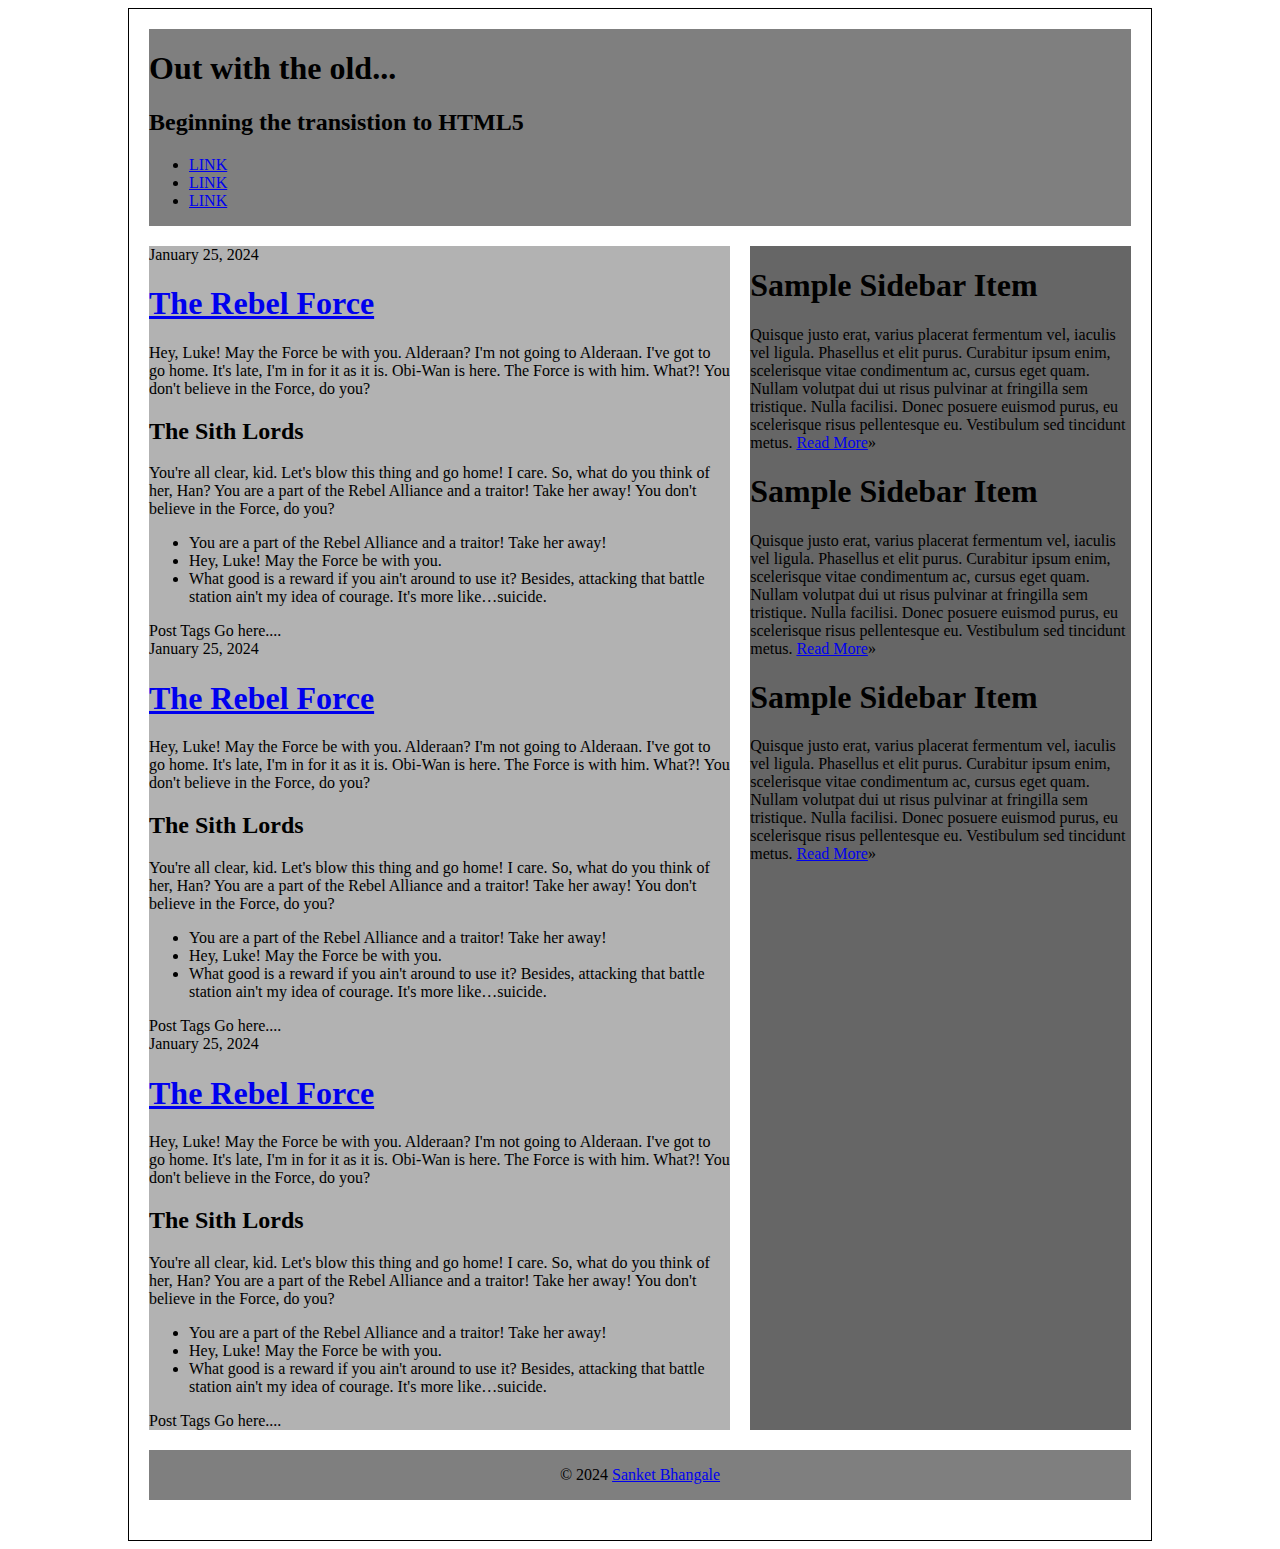
<file: css-grid-exercise-1/index.html>
<!DOCTYPE html>
<html lang="en">
  <head>
    <meta charset="utf-8" />
    <title>css grids with subgrids</title>
    <link rel="stylesheet" href="assets/css/style.css" />
    <meta
      name="description"
      content="We are going to refine this document down to a good starting point for all html5 projects moving forward."
    />
    <meta name="author" content="Sanket Bhangale" />
    <link rel="shortcut icon" href="/favicon.ico" />
  </head>
  <body>
    <main class="cf">
      <header class="primary">
        <h1>Out with the old...</h1>
        <h2>Beginning the transistion to HTML5</h2>
        <nav class="primary">
          <ul>
            <li><a href="#">LINK</a></li>
            <li><a href="#">LINK</a></li>
            <li><a href="#">LINK</a></li>
          </ul>
        </nav>
      </header>
      <section id="content">
        <section id="blog">
          <article class="post">
            <header>
              <time datetime="2024-1-25">January 25, 2024</time>
              <h1>
                <a href="#" rel="bookmark" title="link to this post"
                  >The Rebel Force</a
                >
              </h1>
            </header>
            <p>
              Hey, Luke! May the Force be with you. Alderaan? I'm not going to
              Alderaan. I've got to go home. It's late, I'm in for it as it is.
              Obi-Wan is here. The Force is with him. What?! You don't believe
              in the Force, do you?
            </p>
            <h2>The Sith Lords</h2>
            <p>
              You're all clear, kid. Let's blow this thing and go home! I care.
              So, what do you think of her, Han? You are a part of the Rebel
              Alliance and a traitor! Take her away! You don't believe in the
              Force, do you?
            </p>
            <ul>
              <li>
                You are a part of the Rebel Alliance and a traitor! Take her
                away!
              </li>
              <li>Hey, Luke! May the Force be with you.</li>
              <li>
                What good is a reward if you ain't around to use it? Besides,
                attacking that battle station ain't my idea of courage. It's
                more like&hellip;suicide.
              </li>
            </ul>
            <footer class="post-meta">Post Tags Go here....</footer>
          </article>
          <article class="post">
            <header>
              <time datetime="2024-1-25">January 25, 2024</time>
              <h1>
                <a href="#" rel="bookmark" title="link to this post"
                  >The Rebel Force</a
                >
              </h1>
            </header>
            <p>
              Hey, Luke! May the Force be with you. Alderaan? I'm not going to
              Alderaan. I've got to go home. It's late, I'm in for it as it is.
              Obi-Wan is here. The Force is with him. What?! You don't believe
              in the Force, do you?
            </p>
            <h2>The Sith Lords</h2>
            <p>
              You're all clear, kid. Let's blow this thing and go home! I care.
              So, what do you think of her, Han? You are a part of the Rebel
              Alliance and a traitor! Take her away! You don't believe in the
              Force, do you?
            </p>
            <ul>
              <li>
                You are a part of the Rebel Alliance and a traitor! Take her
                away!
              </li>
              <li>Hey, Luke! May the Force be with you.</li>
              <li>
                What good is a reward if you ain't around to use it? Besides,
                attacking that battle station ain't my idea of courage. It's
                more like&hellip;suicide.
              </li>
            </ul>
            <footer class="post-meta">Post Tags Go here....</footer>
          </article>
          <article class="post">
            <header>
              <time datetime="2024-1-25">January 25, 2024</time>
              <h1>
                <a href="#" rel="bookmark" title="link to this post"
                  >The Rebel Force</a
                >
              </h1>
            </header>
            <p>
              Hey, Luke! May the Force be with you. Alderaan? I'm not going to
              Alderaan. I've got to go home. It's late, I'm in for it as it is.
              Obi-Wan is here. The Force is with him. What?! You don't believe
              in the Force, do you?
            </p>
            <h2>The Sith Lords</h2>
            <p>
              You're all clear, kid. Let's blow this thing and go home! I care.
              So, what do you think of her, Han? You are a part of the Rebel
              Alliance and a traitor! Take her away! You don't believe in the
              Force, do you?
            </p>
            <ul>
              <li>
                You are a part of the Rebel Alliance and a traitor! Take her
                away!
              </li>
              <li>Hey, Luke! May the Force be with you.</li>
              <li>
                What good is a reward if you ain't around to use it? Besides,
                attacking that battle station ain't my idea of courage. It's
                more like&hellip;suicide.
              </li>
            </ul>
            <footer class="post-meta">Post Tags Go here....</footer>
          </article>
        </section>
        <!--#primary -->
        <aside id="supporting-material">
          <article class="widget">
            <h1>Sample Sidebar Item</h1>
            <p>
              Quisque justo erat, varius placerat fermentum vel, iaculis vel
              ligula. Phasellus et elit purus. Curabitur ipsum enim, scelerisque
              vitae condimentum ac, cursus eget quam. Nullam volutpat dui ut
              risus pulvinar at fringilla sem tristique. Nulla facilisi. Donec
              posuere euismod purus, eu scelerisque risus pellentesque eu.
              Vestibulum sed tincidunt metus. <a href="#">Read More</a>&raquo;
            </p>
          </article>
          <article class="widget">
            <h1>Sample Sidebar Item</h1>
            <p>
              Quisque justo erat, varius placerat fermentum vel, iaculis vel
              ligula. Phasellus et elit purus. Curabitur ipsum enim, scelerisque
              vitae condimentum ac, cursus eget quam. Nullam volutpat dui ut
              risus pulvinar at fringilla sem tristique. Nulla facilisi. Donec
              posuere euismod purus, eu scelerisque risus pellentesque eu.
              Vestibulum sed tincidunt metus. <a href="#">Read More</a>&raquo;
            </p>
          </article>
          <article class="widget">
            <h1>Sample Sidebar Item</h1>
            <p>
              Quisque justo erat, varius placerat fermentum vel, iaculis vel
              ligula. Phasellus et elit purus. Curabitur ipsum enim, scelerisque
              vitae condimentum ac, cursus eget quam. Nullam volutpat dui ut
              risus pulvinar at fringilla sem tristique. Nulla facilisi. Donec
              posuere euismod purus, eu scelerisque risus pellentesque eu.
              Vestibulum sed tincidunt metus. <a href="#">Read More</a>&raquo;
            </p>
          </article>
        </aside>
        <!--#secondary -->
      </section>
      <!--#content -->
      <footer class="primary">
        <p>&copy; 2024 <a href="#">Sanket Bhangale</a></p>
      </footer>
    </main>
    <!--.container -->
  </body>
</html>
</file>
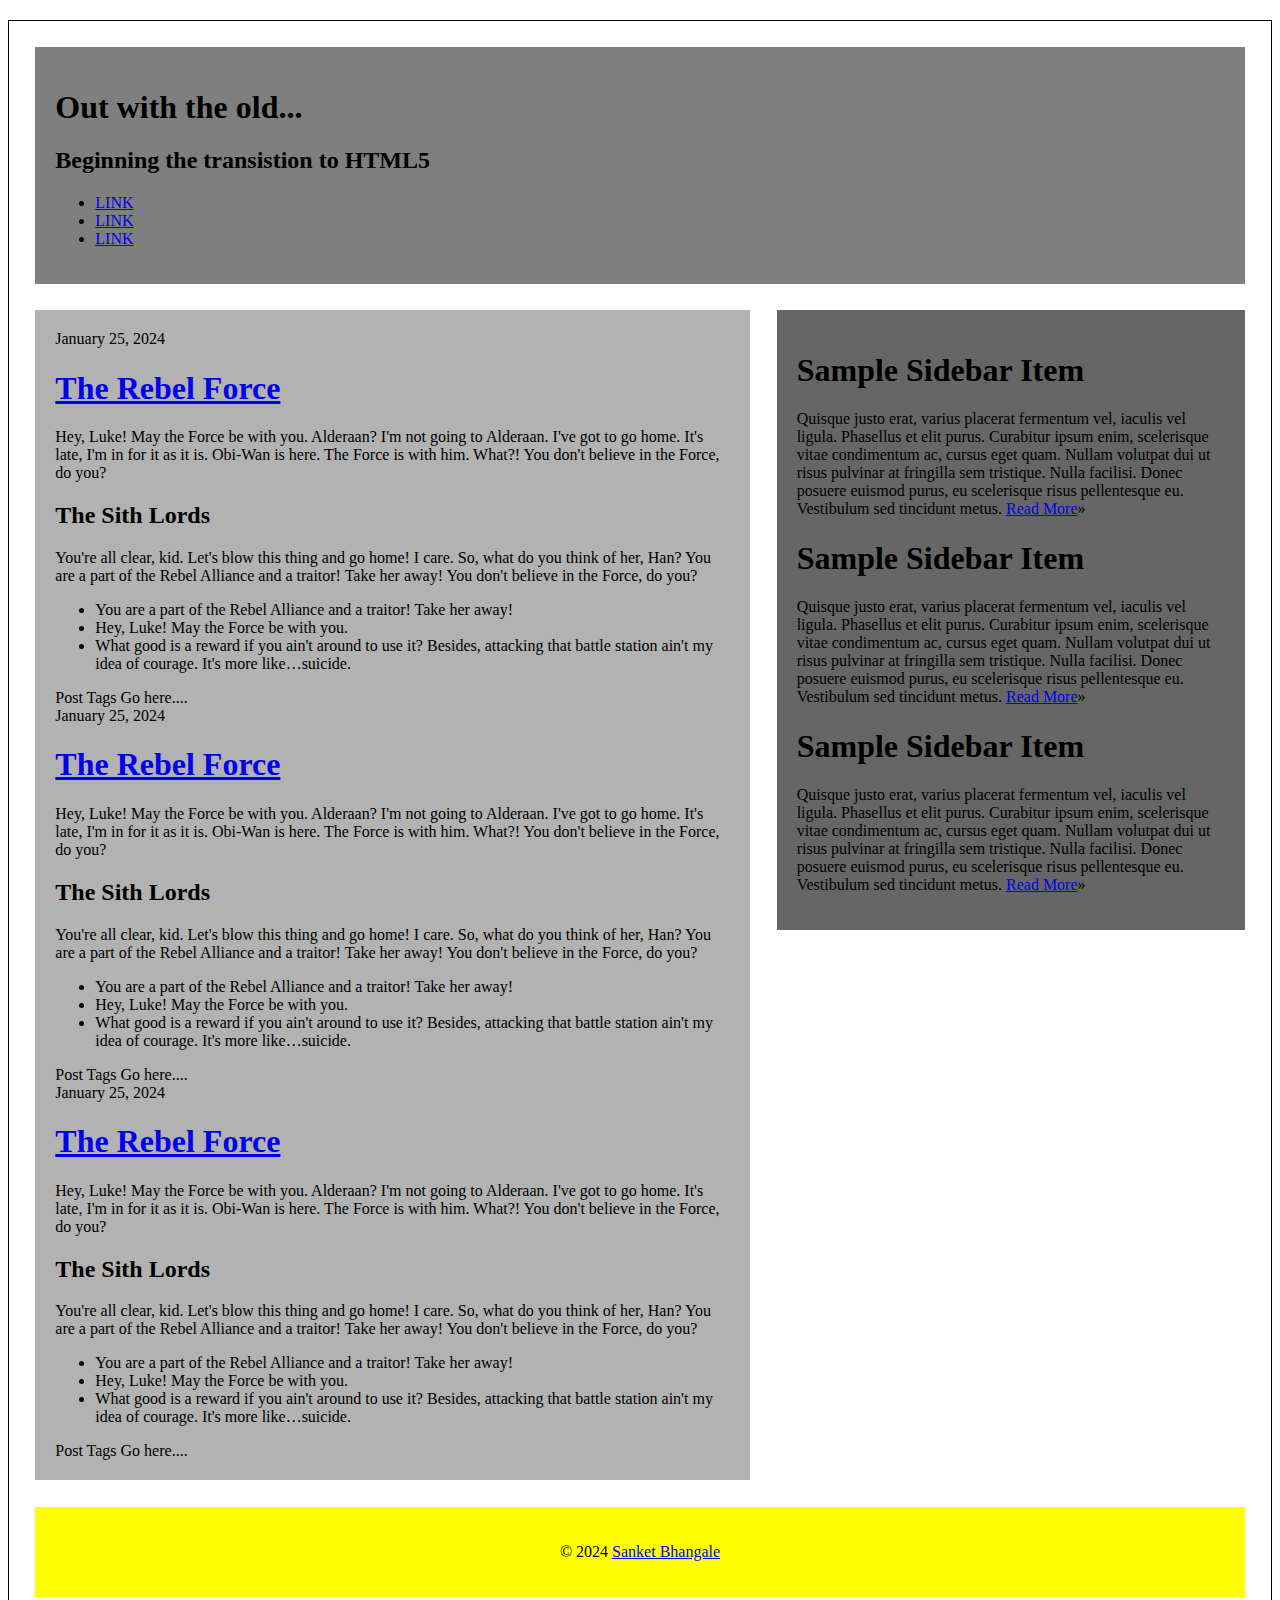
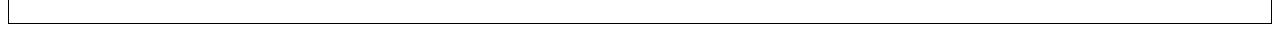
<file: grid/index.html>
<!DOCTYPE html>
<html lang="en">
  <head>
    <meta charset="utf-8" />
    <title>Out with the old...</title>
    <link rel="stylesheet" href="assets/css/style.css" />
    <meta
      name="description"
      content="We are going to refine this document down to a good starting point for all html5 projects moving forward."
    />
    <meta name="author" content="Sanket Bhangale" />
    <link rel="shortcut icon" href="/favicon.ico" />
  </head>
  <body>
    <main class="cf">
      <header class="primary">
        <h1>Out with the old...</h1>
        <h2>Beginning the transistion to HTML5</h2>
        <nav class="primary">
          <ul>
            <li><a href="#">LINK</a></li>
            <li><a href="#">LINK</a></li>
            <li><a href="#">LINK</a></li>
          </ul>
        </nav>
      </header>
      <section id="content">
        <section id="blog">
          <article class="post">
            <header>
              <time datetime="2024-1-25">January 25, 2024</time>
              <h1>
                <a href="#" rel="bookmark" title="link to this post"
                  >The Rebel Force</a
                >
              </h1>
            </header>
            <p>
              Hey, Luke! May the Force be with you. Alderaan? I'm not going to
              Alderaan. I've got to go home. It's late, I'm in for it as it is.
              Obi-Wan is here. The Force is with him. What?! You don't believe
              in the Force, do you?
            </p>
            <h2>The Sith Lords</h2>
            <p>
              You're all clear, kid. Let's blow this thing and go home! I care.
              So, what do you think of her, Han? You are a part of the Rebel
              Alliance and a traitor! Take her away! You don't believe in the
              Force, do you?
            </p>
            <ul>
              <li>
                You are a part of the Rebel Alliance and a traitor! Take her
                away!
              </li>
              <li>Hey, Luke! May the Force be with you.</li>
              <li>
                What good is a reward if you ain't around to use it? Besides,
                attacking that battle station ain't my idea of courage. It's
                more like&hellip;suicide.
              </li>
            </ul>
            <footer class="post-meta">Post Tags Go here....</footer>
          </article>
          <article class="post">
            <header>
              <time datetime="2024-1-25">January 25, 2024</time>
              <h1>
                <a href="#" rel="bookmark" title="link to this post"
                  >The Rebel Force</a
                >
              </h1>
            </header>
            <p>
              Hey, Luke! May the Force be with you. Alderaan? I'm not going to
              Alderaan. I've got to go home. It's late, I'm in for it as it is.
              Obi-Wan is here. The Force is with him. What?! You don't believe
              in the Force, do you?
            </p>
            <h2>The Sith Lords</h2>
            <p>
              You're all clear, kid. Let's blow this thing and go home! I care.
              So, what do you think of her, Han? You are a part of the Rebel
              Alliance and a traitor! Take her away! You don't believe in the
              Force, do you?
            </p>
            <ul>
              <li>
                You are a part of the Rebel Alliance and a traitor! Take her
                away!
              </li>
              <li>Hey, Luke! May the Force be with you.</li>
              <li>
                What good is a reward if you ain't around to use it? Besides,
                attacking that battle station ain't my idea of courage. It's
                more like&hellip;suicide.
              </li>
            </ul>
            <footer class="post-meta">Post Tags Go here....</footer>
          </article>
          <article class="post">
            <header>
              <time datetime="2024-1-25">January 25, 2024</time>
              <h1>
                <a href="#" rel="bookmark" title="link to this post"
                  >The Rebel Force</a
                >
              </h1>
            </header>
            <p>
              Hey, Luke! May the Force be with you. Alderaan? I'm not going to
              Alderaan. I've got to go home. It's late, I'm in for it as it is.
              Obi-Wan is here. The Force is with him. What?! You don't believe
              in the Force, do you?
            </p>
            <h2>The Sith Lords</h2>
            <p>
              You're all clear, kid. Let's blow this thing and go home! I care.
              So, what do you think of her, Han? You are a part of the Rebel
              Alliance and a traitor! Take her away! You don't believe in the
              Force, do you?
            </p>
            <ul>
              <li>
                You are a part of the Rebel Alliance and a traitor! Take her
                away!
              </li>
              <li>Hey, Luke! May the Force be with you.</li>
              <li>
                What good is a reward if you ain't around to use it? Besides,
                attacking that battle station ain't my idea of courage. It's
                more like&hellip;suicide.
              </li>
            </ul>
            <footer class="post-meta">Post Tags Go here....</footer>
          </article>
        </section>
        <!--#primary -->
        <aside id="supporting-material">
          <article class="widget">
            <h1>Sample Sidebar Item</h1>
            <p>
              Quisque justo erat, varius placerat fermentum vel, iaculis vel
              ligula. Phasellus et elit purus. Curabitur ipsum enim, scelerisque
              vitae condimentum ac, cursus eget quam. Nullam volutpat dui ut
              risus pulvinar at fringilla sem tristique. Nulla facilisi. Donec
              posuere euismod purus, eu scelerisque risus pellentesque eu.
              Vestibulum sed tincidunt metus. <a href="#">Read More</a>&raquo;
            </p>
          </article>
          <article class="widget">
            <h1>Sample Sidebar Item</h1>
            <p>
              Quisque justo erat, varius placerat fermentum vel, iaculis vel
              ligula. Phasellus et elit purus. Curabitur ipsum enim, scelerisque
              vitae condimentum ac, cursus eget quam. Nullam volutpat dui ut
              risus pulvinar at fringilla sem tristique. Nulla facilisi. Donec
              posuere euismod purus, eu scelerisque risus pellentesque eu.
              Vestibulum sed tincidunt metus. <a href="#">Read More</a>&raquo;
            </p>
          </article>
          <article class="widget">
            <h1>Sample Sidebar Item</h1>
            <p>
              Quisque justo erat, varius placerat fermentum vel, iaculis vel
              ligula. Phasellus et elit purus. Curabitur ipsum enim, scelerisque
              vitae condimentum ac, cursus eget quam. Nullam volutpat dui ut
              risus pulvinar at fringilla sem tristique. Nulla facilisi. Donec
              posuere euismod purus, eu scelerisque risus pellentesque eu.
              Vestibulum sed tincidunt metus. <a href="#">Read More</a>&raquo;
            </p>
          </article>
        </aside>
        <!--#secondary -->
      </section>
      <!--#content -->
      <footer class="primary">
        <p>&copy; 2024 <a href="#">Sanket Bhangale</a></p>
      </footer>
    </main>
    <!--.container -->
  </body>
</html>
</file>
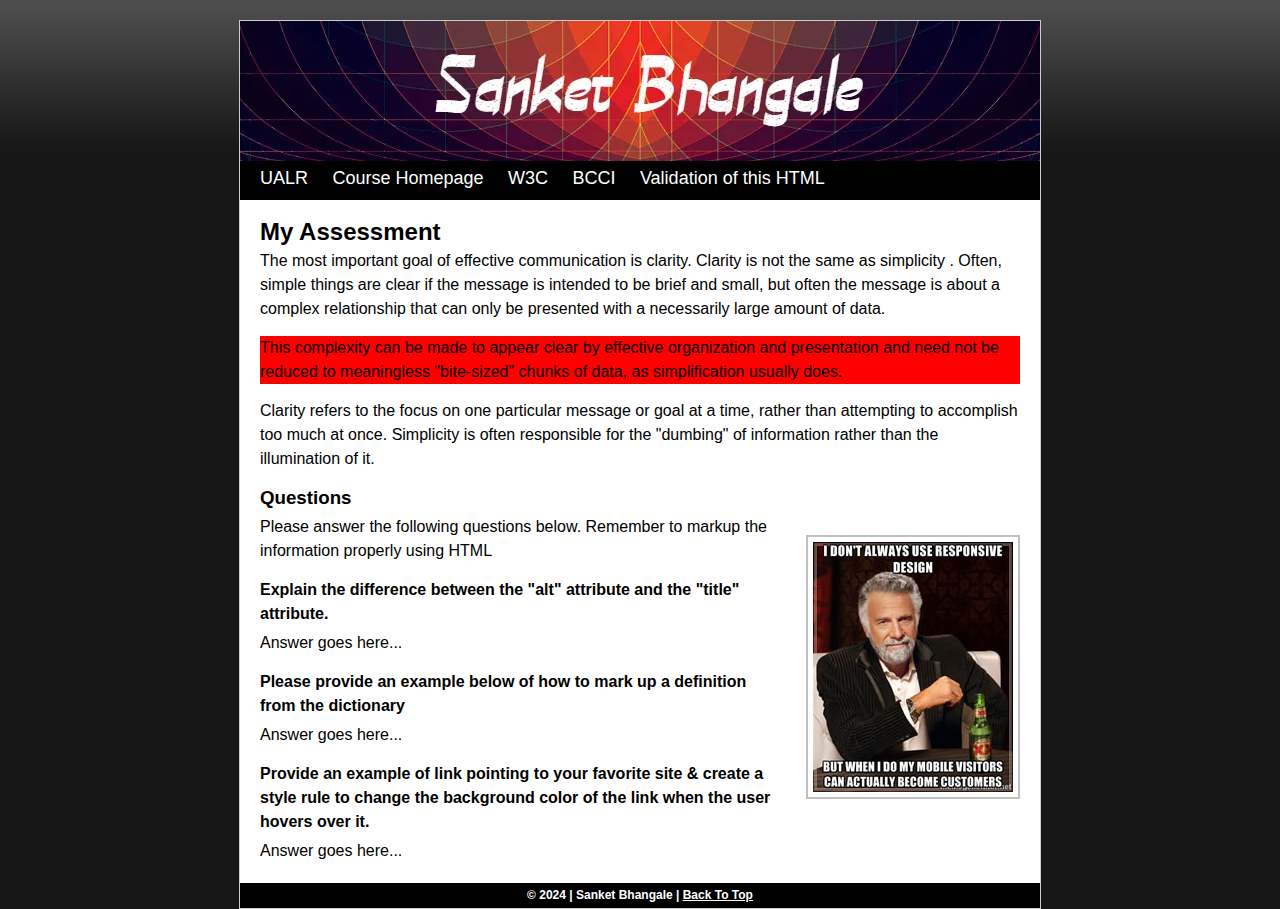
<file: preassesment/index.html>
<!doctype html>
<html>
<head>
<meta charset="UTF-8">
<meta name="description" content="This is a skills pre-assessment for Mobile Web Development" />
<link rel="stylesheet" href="assets/css/screen.css">
<title>IFSC 3342 Pre-Assessment</title>
</head>
<body>
<div id="container">
  <div id="header">
    <h1><a href="index.html">Sanket Bhangale</a></h1>
  </div>
  <div id="nav">
    <ul>
      <li><a href="http://ualr.edu" title="Link to UA Little Rock" >UALR</a></li>
      <li><a href="https://thomaswallace.net/">Course Homepage</a></li>
      <li><a href="http://www.w3.org/">W3C</a></li>
      <li><a href="https://www.bcci.tv/">BCCI</a></li>
      <li><a href="assets/img/validation.png">Validation of this HTML</a></li>
    </ul>
  </div>
  <div id="content">
    <h2>My Assessment</h2>
    <p>The most important goal of effective communication is clarity. Clarity is not the same as simplicity . Often, simple things are clear if the message is intended to be brief and small, but often the message is about a complex relationship that can only be presented with a necessarily large amount of data. </p>
    <p class="alert">This complexity can be made to appear clear by effective organization and presentation and need not be reduced to meaningless "bite-sized" chunks of data, as simplification usually does. </p>
    <p>Clarity refers to the focus on one particular message or goal at a time, rather than attempting to accomplish too much at once. Simplicity is often responsible for the "dumbing" of information rather than the illumination of it.</p>
    <h3>Questions</h3>
    <p><img src="assets/img/content-image2.jpg" class="meme-img" alt="meme-image"/>Please answer the following questions below. Remember to markup the information properly using HTML</p>
    <h4>Explain the difference between the &quot;alt&quot; attribute and the &quot;title&quot; attribute. </h4>
    <p>Answer goes here...</p>
    <h4>Please provide an example below of how to mark up a definition from the dictionary</h4>
    <p>Answer goes here...</p>
    <h4>Provide an example of link pointing to your favorite site &amp; create a style rule to change the background color of the link when the user hovers over it. </h4>
    <p>Answer goes here... </p>
  </div>
  <div id="footer">
    <h6>&copy; 2024 | Sanket Bhangale | <a href="#top">Back To Top</a></h6>
  </div>
</div>
</body>
</html>
</file>
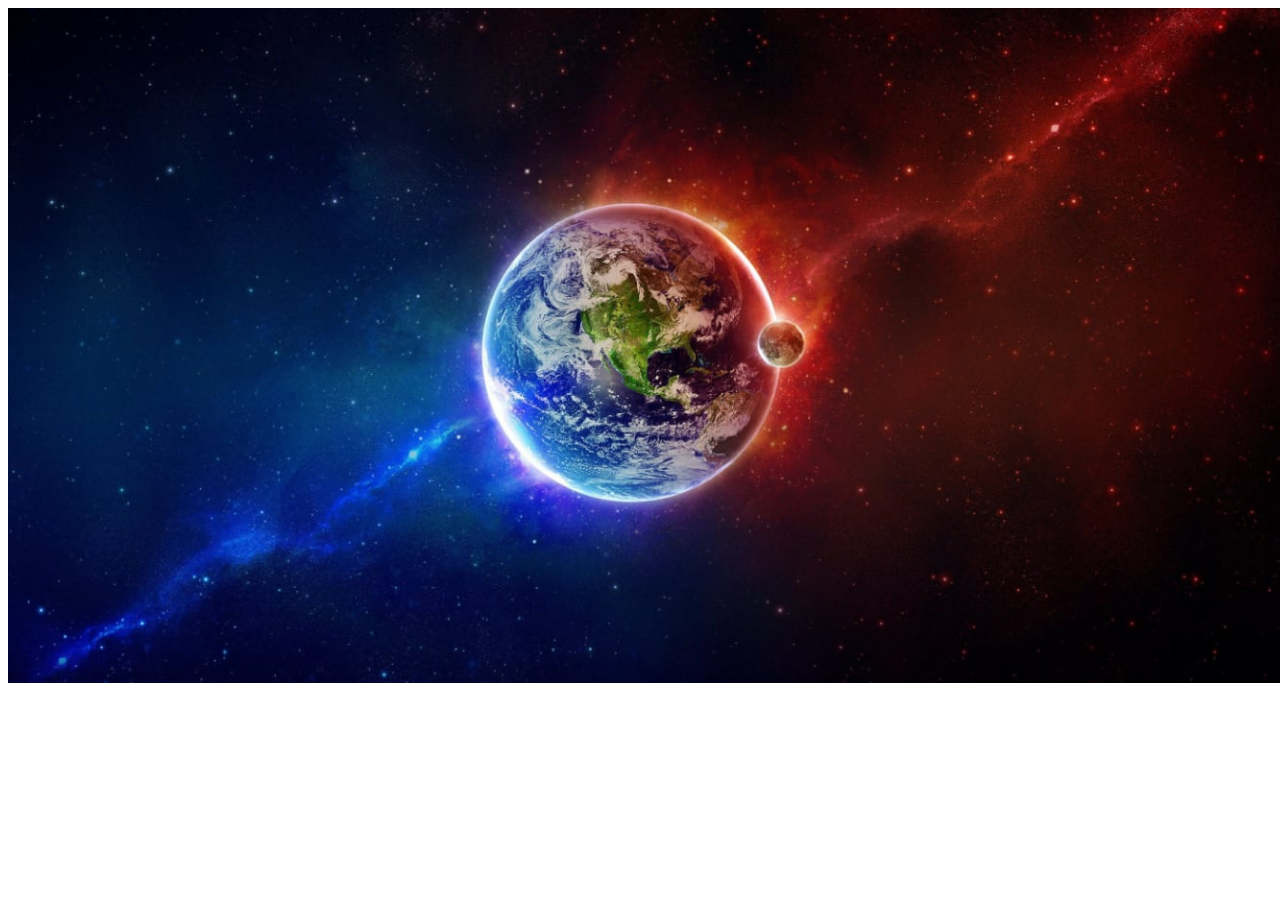
<file: responsive-image/index.html>
<!DOCTYPE html>
<html lang="en">
  <head>
    <meta charset="UTF-8" />
    <meta name="viewport" content="width=device-width, initial-scale=1.0" />
    <title>Responsive Image Demo</title>
  </head>
  <body>
    <div class="image-container">
      <img
        sizes="(max-width: 1400px) 100vw, 1400px"
        srcset="
          assets/img/clickwallpapers-planet-earth-3840x2160-in-4K-img8_g94jkk_c_scale,w_200.jpg   200w,
          assets/img/clickwallpapers-planet-earth-3840x2160-in-4K-img8_g94jkk_c_scale,w_614.jpg   614w,
          assets/img/clickwallpapers-planet-earth-3840x2160-in-4K-img8_g94jkk_c_scale,w_916.jpg   916w,
          assets/img/clickwallpapers-planet-earth-3840x2160-in-4K-img8_g94jkk_c_scale,w_1096.jpg 1096w,
          assets/img/clickwallpapers-planet-earth-3840x2160-in-4K-img8_g94jkk_c_scale,w_1272.jpg 1272w,
          assets/img/clickwallpapers-planet-earth-3840x2160-in-4K-img8_g94jkk_c_scale,w_1333.jpg 1333w,
          assets/img/clickwallpapers-planet-earth-3840x2160-in-4K-img8_g94jkk_c_scale,w_1400.jpg 1400w
        "
        src="assets/img/clickwallpapers-planet-earth-3840x2160-in-4K-img8_g94jkk_c_scale,w_1400.jpg"
        alt=""
      />
    </div>
  </body>
</html>
</file>
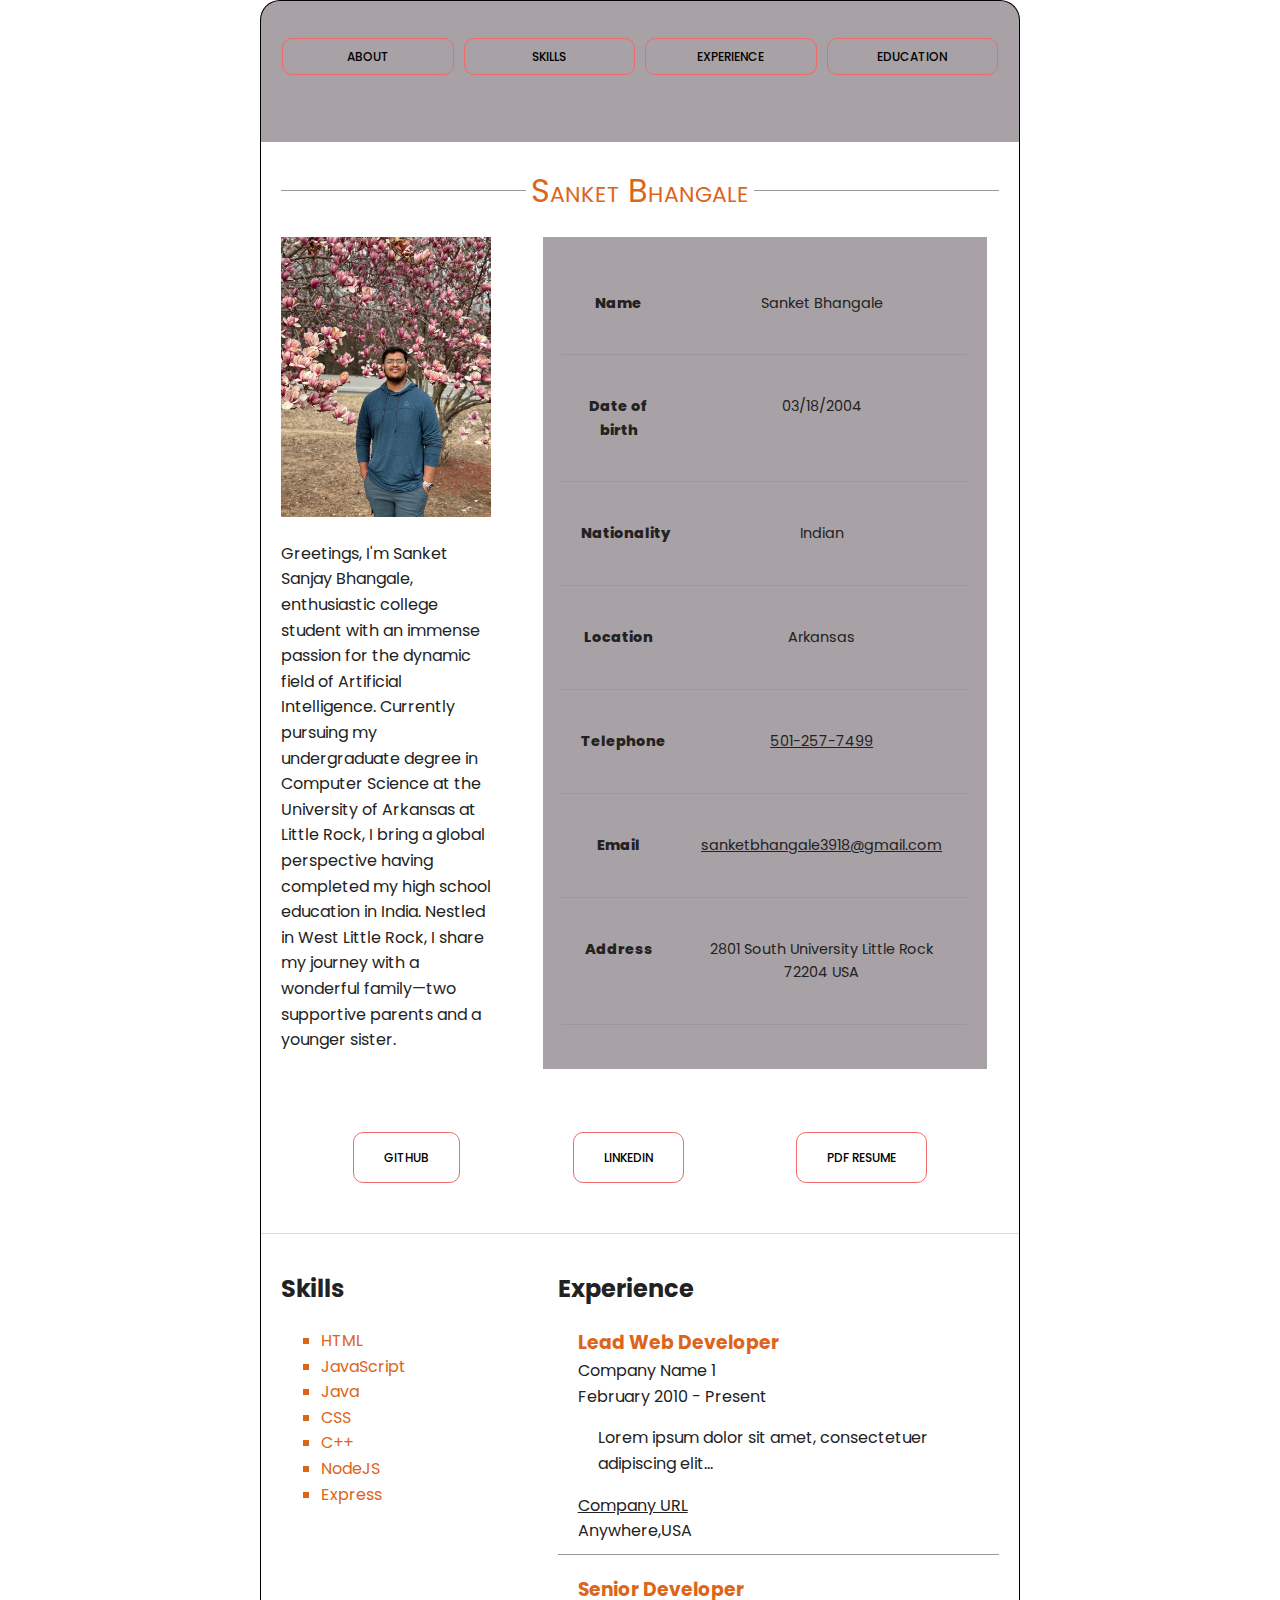
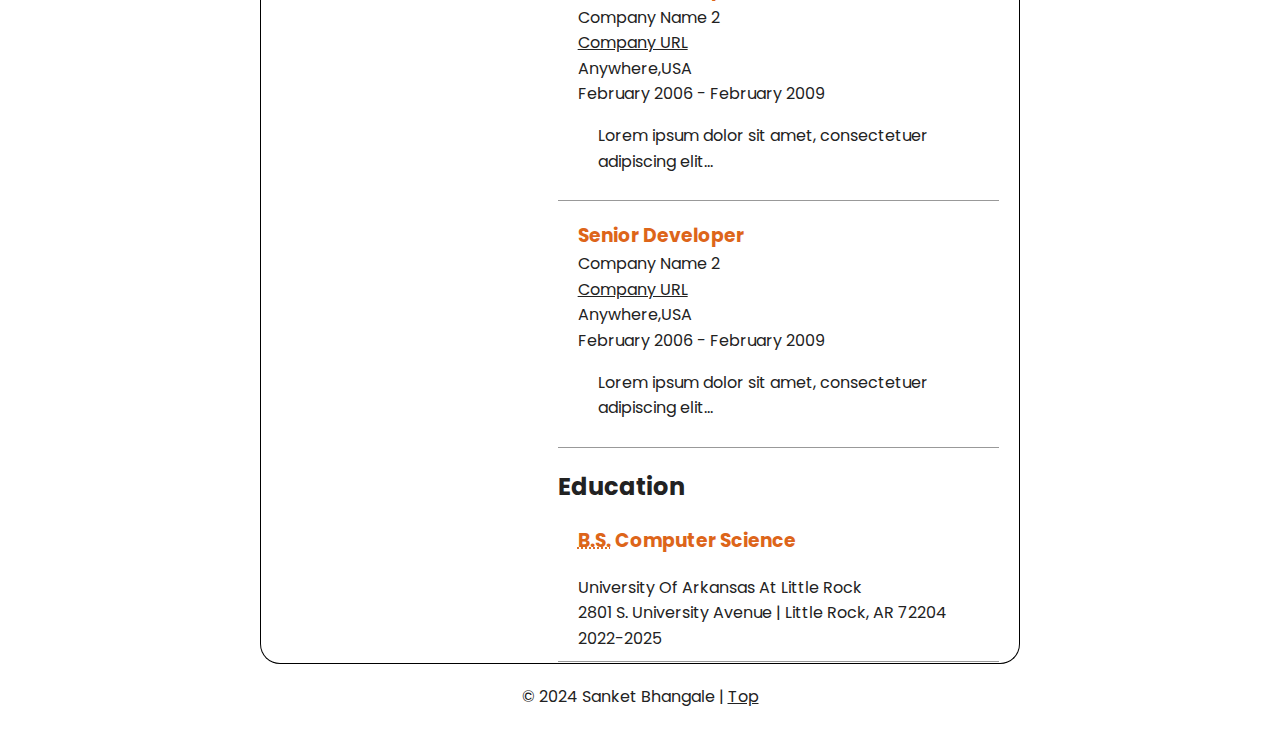
<file: resume/index.html>
<!DOCTYPE html>
<html lang="en">
<head>
    <meta charset="UTF-8">
    <meta name="viewport" content="width=device-width, initial-scale=1.0">
    <title>Sanket Bhangale Resume</title>
    <link rel="stylesheet" href="./assets/css/style.css">
    <link rel="preconnect" href="https://fonts.googleapis.com">
<link rel="preconnect" href="https://fonts.gstatic.com" crossorigin>
<link href="https://fonts.googleapis.com/css2?family=Poppins:ital,wght@0,100;0,200;0,300;0,400;0,500;0,600;0,700;0,800;0,900;1,100;1,200;1,300;1,400;1,500;1,600;1,700;1,800;1,900&display=swap" rel="stylesheet">
</head>
<body>
    <header class="container" id="top">
        <!-- Main navigation -->
        <nav class="primary">
        <ul>  
          <li><a href="#about">About</a></li>
          <li><a href="#skills">Skills</a></li>
          <li><a href="#experience">Experience</a></li>
          <li><a href="#education">Education</a></li>
         </ul>  
        </nav>
      </header>
      <!-- Main -->
      <main itemscope itemtype="http://schema.org/Person" class="container">
        <h1 class="page-title">Sanket Bhangale</h1>
        <section id="about">
          <h2 class="visuallyhidden">Personal Details</h2>
          <div class="bio">
          <img itemprop="image" src="./assets/img/picture.jpg" alt="Sanket Bhangale">
          <p itemprop="description">Greetings, I'm Sanket Sanjay Bhangale, enthusiastic college student with an immense passion for the dynamic field of Artificial Intelligence. Currently pursuing my undergraduate degree in Computer Science at the University of Arkansas at Little Rock, I bring a global perspective having completed my high school education in India. Nestled in West Little Rock, I share my journey with a wonderful family—two supportive parents and a younger sister.
          </p>
          </div>  
          <div class="resume-details">
            <dl class="details">
              <dt>Name</dt>
              <dd itemprop="name">
                <span itemprop="givenName">Sanket</span> <span itemprop="familyName">Bhangale</span>
              </dd>
              <dt>Date of birth</dt>
              <dd itemprop="birthDate"><time datetime="2000-10-12">03/18/2004</time></dd>
              <dt>Nationality</dt>
              <dd itemprop="nationality">Indian</dd>
              <dt>Location</dt>
              <dd itemprop="homeLocation">Arkansas</dd>
              <dt>Telephone</dt>
              <dd>
                <a itemprop="telephone" href="tel:555.555.5555">501-257-7499</a>
              </dd>
              <dt>Email</dt>
              <dd>
                <a itemprop="email" href="sanketbhangale3918@gmail.com">sanketbhangale3918@gmail.com</a>
              </dd>
              <dt>Address</dt>
            
              <dd itemprop="address" itemscope itemtype="http://schema.org/PostalAddress">
                <span itemprop="streetAddress">2801 South University</span>
                <span itemprop="addressLocality">Little Rock</span>
                <span itemprop="postalCode">72204</span>
                <span itemprop="addressCountry">USA</span>
              </dd>
            
            </dl>
          </div>
          <ul class="related-links">
            <li><a itemprop="url" rel="me" href="https://github.com/SanketBhangale1803"> github</a></li>
            <li><a itemprop="url" rel="me" href="https://www.linkedin.com/in/sanket-bhangale-312b6a233/">linkedin</a></li>
            <li><a itemprop="url" href="./assets/pdf/Sanket Bhangale Resume.pdf" download>pdf resume</a></li>
          </ul>
        </section>
        <section id="skills">
          <h2>Skills</h2>
          <ul>
            <li class="skill">HTML</li>
            <li class="skill">JavaScript</li>
            <li class="skill">Java</li>
            <li class="skill">CSS</li>
            <li class="skill">C++</li>
            <li class="skill">NodeJS</li>
            <li class="skill">Express</li>
          </ul>
          
        </section>
        <section id="experience">
          <h2>Experience</h2>
          <!-- current job -->
          <article class="job">
            <h3 itemprop="jobTitle">Lead Web Developer</h3>
            <div itemprop="worksFor" itemscope itemtype="http://schema.org/Organization">
              <span itemprop="name">Company Name 1</span>
              <span>February 2010 - Present</span>
              <p itemprop="description">Lorem ipsum dolor sit amet, consectetuer adipiscing elit...</p>
              <span itemprop="location" itemscope itemtype="http://schema.org/Place">
                <a itemprop="url" href="http://link-to-company.com">Company URL</a>
                <span itemprop="address" itemscope itemtype="http://schema.org/PostalAddress">
                <span itemprop="addressLocality">Anywhere,USA</span>
              </span>
              </span>
            </div>
          </article>
          <!-- Previous Jobs - Notice Slightly Different Format-->
          <article class="job" itemscope itemtype="http://schema.org/Organization">
            <h3 itemprop="name">Senior Developer</h3>
            <span itemprop="location" itemscope itemtype="http://schema.org/Place">
                <span itemprop="name">Company Name 2</span>
            <a itemprop="url" href="http://link-to-company.com">Company URL</a>
            <span itemprop="address" itemscope itemtype="http://schema.org/PostalAddress">
                  <span itemprop="addressLocality">Anywhere,USA</span>
            </span>
            </span>
            <div itemscope itemtype="https://schema.org/EmployeeRole">
            <span itemprop="startDate" content="2006-02-21T20:00">February 2006</span> - 
            <span itemprop="endDate" content="2009-02-21T20:00">February 2009</span>
            </div>
            <p itemprop="description">Lorem ipsum dolor sit amet, consectetuer adipiscing elit...</p>
          </article>
         <article class="job" itemscope itemtype="http://schema.org/Organization">
            <h3 itemprop="name">Senior Developer</h3>
            <span itemprop="location" itemscope itemtype="http://schema.org/Place">
                <span itemprop="name">Company Name 2</span>
            <a itemprop="url" href="http://link-to-company.com">Company URL</a>
            <span itemprop="address" itemscope itemtype="http://schema.org/PostalAddress">
                  <span itemprop="addressLocality">Anywhere,USA</span>
            </span>
            </span>
            <div itemscope itemtype="https://schema.org/EmployeeRole">
            <span itemprop="startDate" content="2006-02-21T20:00">February 2006</span> - 
            <span itemprop="endDate" content="2009-02-21T20:00">February 2009</span>
            </div>
            <p itemprop="description">Lorem ipsum dolor sit amet, consectetuer adipiscing elit...</p>
          </article>
        </section>
        <section id="education">
          <h2>Education</h2>
          <article class="certificate" itemprop="alumniOf" itemscope itemtype="http://schema.org/EducationalOrganization">
            <h3 itemprop="description"><abbr title="Master of Science">B.S.</abbr> Computer Science</h3>
            <span itemprop="name">University Of Arkansas At Little Rock</span>
            <span itemprop="location" itemscope>2801 S. University Avenue | Little Rock, AR 72204</span>
            <span>2022-2025</span>
          </article>
        </section>
      </main>
      <!-- Footer -->
      <footer>
        <div id="copyright">
          &copy; 2024 Sanket Bhangale | <a href="#top">Top</a>
        </div>
      </footer>
</body>
</html>
</file>
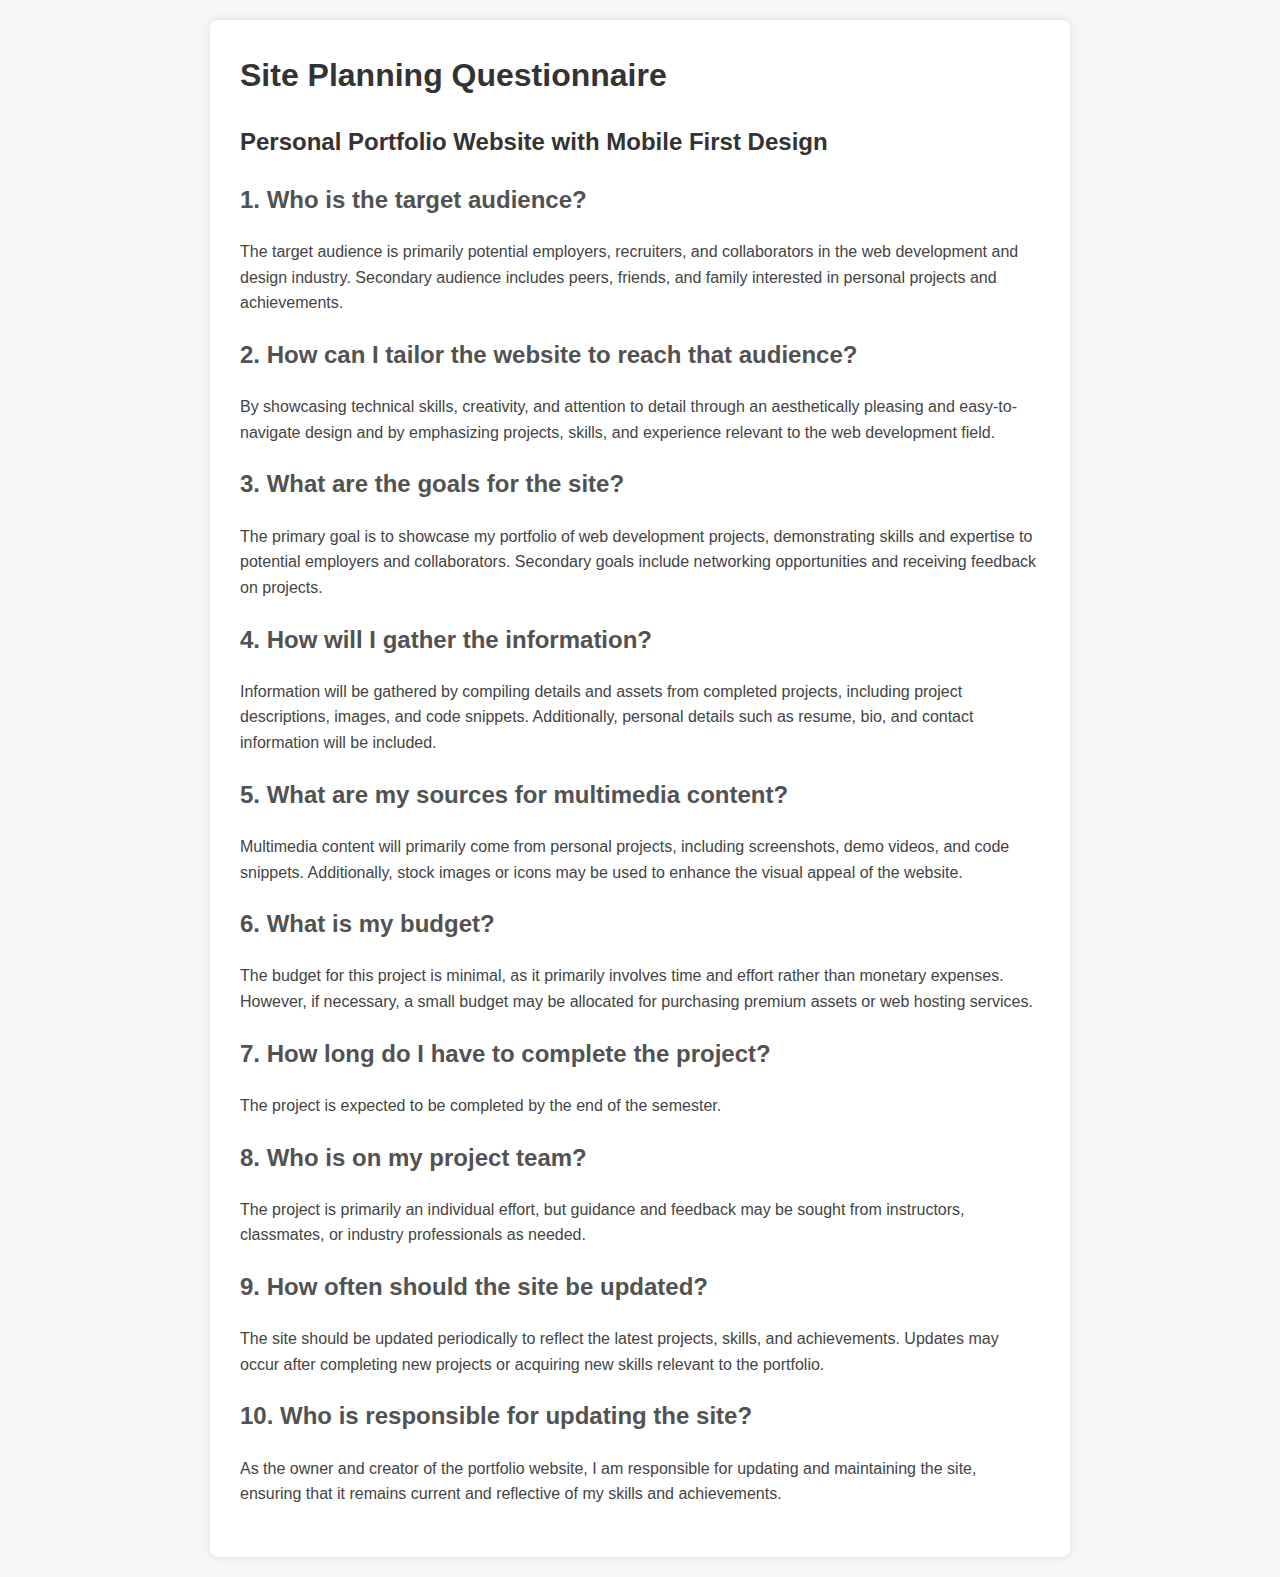
<file: final-project/site-planning/index.html>
<!DOCTYPE html>
<html lang="en">
  <head>
    <meta charset="UTF-8" />
    <meta name="viewport" content="width=device-width, initial-scale=1.0" />
    <link rel="stylesheet" href="./assets/css/style.css" />
    <title>Portfolio Website Planning Questionnaire</title>
  </head>
  <body>
    <div class="container">
      <h1 id="site">Site Planning Questionnaire</h1>
      <h2 id="title">Personal Portfolio Website with Mobile First Design</h2>
      <h2>1. Who is the target audience?</h2>
      <p>
        The target audience is primarily potential employers, recruiters, and
        collaborators in the web development and design industry. Secondary
        audience includes peers, friends, and family interested in personal
        projects and achievements.
      </p>

      <h2>2. How can I tailor the website to reach that audience?</h2>
      <p>
        By showcasing technical skills, creativity, and
        attention to detail through an aesthetically pleasing and
        easy-to-navigate design and by emphasizing projects, skills, and experience
        relevant to the web development field.
      </p>

      <h2>3. What are the goals for the site?</h2>
      <p>
        The primary goal is to showcase my portfolio of web development
        projects, demonstrating skills and expertise to potential employers and
        collaborators. Secondary goals include networking opportunities and
        receiving feedback on projects.
      </p>

      <h2>4. How will I gather the information?</h2>
      <p>
        Information will be gathered by compiling details and assets from
        completed projects, including project descriptions, images, and code
        snippets. Additionally, personal details such as resume, bio, and
        contact information will be included.
      </p>

      <h2>5. What are my sources for multimedia content?</h2>
      <p>
        Multimedia content will primarily come from personal projects, including
        screenshots, demo videos, and code snippets. Additionally, stock images
        or icons may be used to enhance the visual appeal of the website.
      </p>

      <h2>6. What is my budget?</h2>
      <p>
        The budget for this project is minimal, as it primarily involves time
        and effort rather than monetary expenses. However, if necessary, a small
        budget may be allocated for purchasing premium assets or web hosting
        services.
      </p>

      <h2>7. How long do I have to complete the project?</h2>
      <p>The project is expected to be completed by the end of the semester.</p>

      <h2>8. Who is on my project team?</h2>
      <p>
        The project is primarily an individual effort, but guidance and feedback
        may be sought from instructors, classmates, or industry professionals as
        needed.
      </p>

      <h2>9. How often should the site be updated?</h2>
      <p>
        The site should be updated periodically to reflect the latest projects,
        skills, and achievements. Updates may occur after completing new
        projects or acquiring new skills relevant to the portfolio.
      </p>

      <h2>10. Who is responsible for updating the site?</h2>
      <p>
        As the owner and creator of the portfolio website, I am responsible for
        updating and maintaining the site, ensuring that it remains current and
        reflective of my skills and achievements.
      </p>
    </div>
  </body>
</html>
</file>
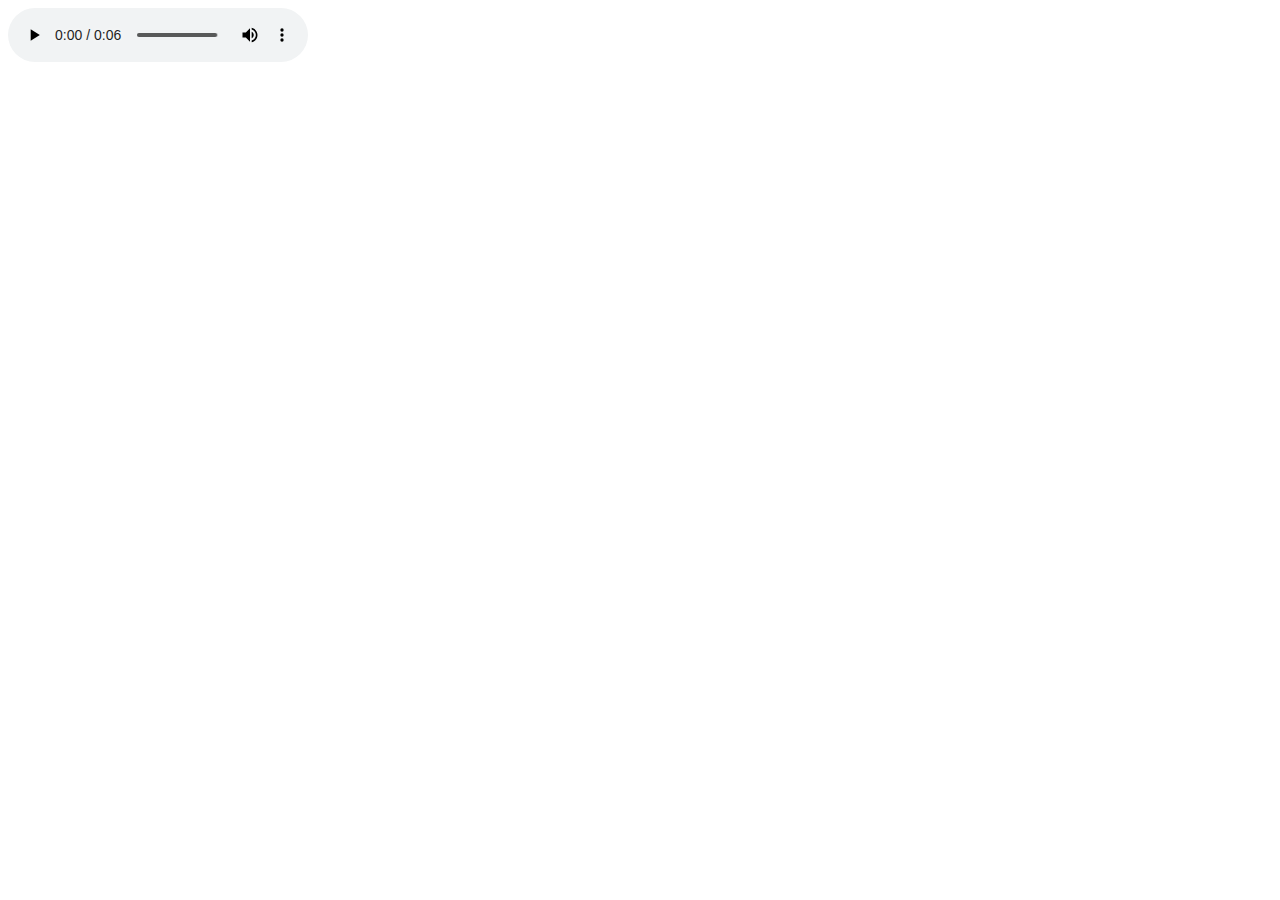
<file: audio-video/audio.html>
<!DOCTYPE html>
<html lang="en">
<head>
    <meta charset="UTF-8">
    <meta name="viewport" content="width=device-width, initial-scale=1.0">
    <title>Audio Demo</title>
</head>
<body>
    <audio controls="controls">
        <source src="assets/audios/thunder.ogg" type="audio/ogg" />
        <source src="assets/audios/thunder.mp3" type="audio/mp3" />
        <source src="assets/audios/thunder.wav" type="audio/wav" />
        <a href="assets/audios/thunder.mp3">Download the Audio</a>
    </audio>
</body>
</html>
</file>
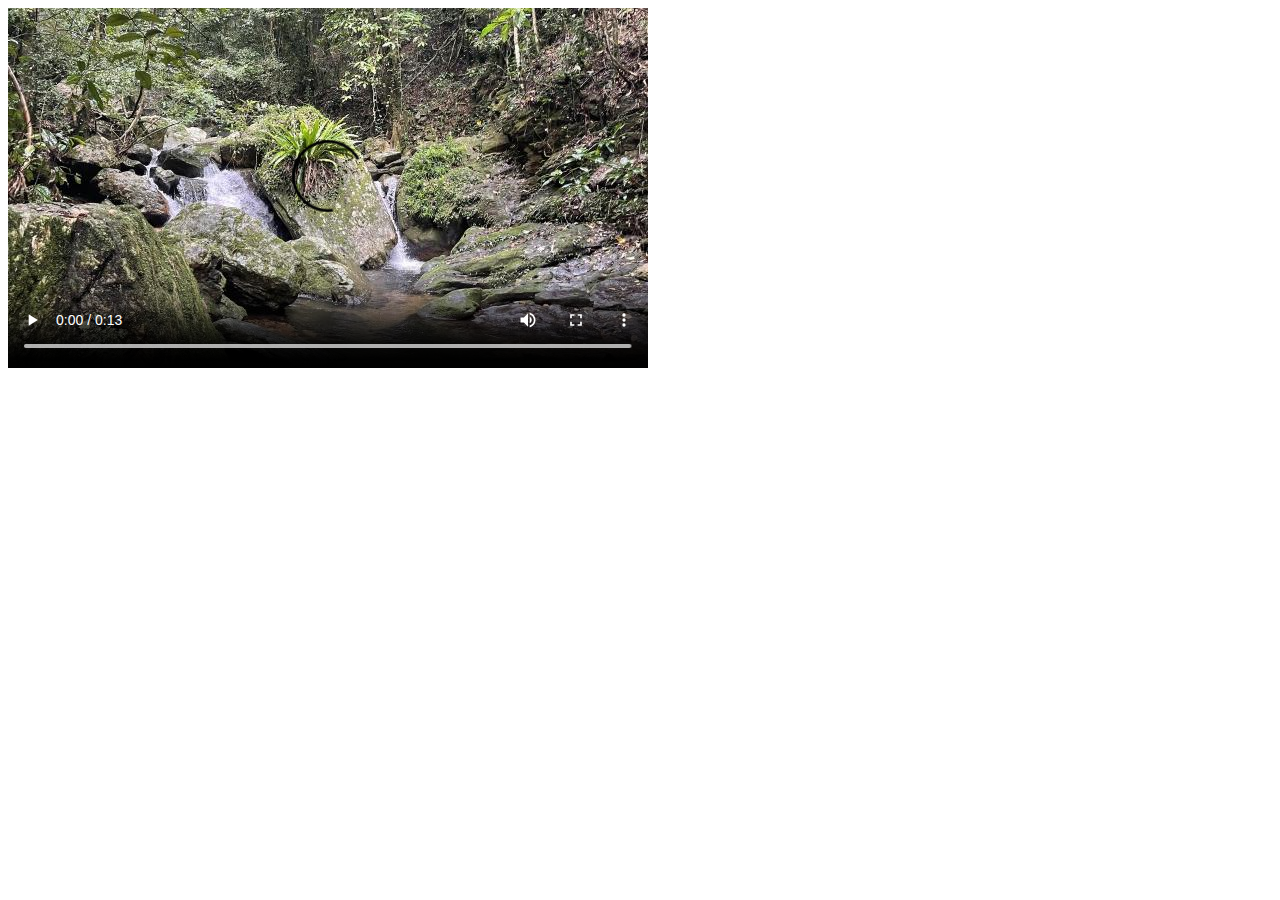
<file: audio-video/video.html>
<!DOCTYPE html>
<html lang="en">
<head>
    <meta charset="UTF-8">
    <meta name="viewport" content="width=device-width, initial-scale=1.0">
    <title>Video Demo</title>
</head>
<body>
    <video poster="assets/img/poster.jpeg" controls="controls" width="640" height="360" loop="loop">
        <source width="640" height="360" src="assets/videos/hudson-shelter-falls.mp4" type="video/mp4" />
        <source width="640" height="360" src="assets/videos/hudson-shelter-falls.webm" type="video/webm" />
        <source width="640" height="360" src="assets/videos/hudson-shelter-falls.ogv" type="video/ogg" />
    </video>
</body>
</html>
</file>
<file: css-grid-exercise-1/assets/css/style.css>
html {
  box-sizing: border-box;
}
*,
*:before,
*:after {
  box-sizing: inherit;
}

.cf:before,
.cf:after {
  content: " ";
  display: table;
}

.cf:after {
  clear: both;
}

main {
  /* width: 960px; */
  width: 80vw;
  margin: auto;
  border: 1px solid #000;
  display: grid;
  grid-template-columns: repeat(5,1fr);
  grid-template-rows: auto;
  gap: 20px;
  /* grid gap is obsolete --> recommended to use gap */
  padding: 20px;
  /* background-image: url("../img/grid.png"); */
}

header.primary{
  background-color: rgba(0, 0, 0, 0.5);
  grid-column: 1 / 6;
  grid-row: 1 / 2;
}

footer.primary{
  background-color: rgba(0, 0, 0, 0.5);
  grid-column: 1 / 6;
  grid-row: 3 / 4;
}

#content{
  grid-column: 1 / 6;
  grid-row: 2 / 3;
  display: grid;
  grid-template-columns: subgrid;
  grid-template-rows: subgrid;
}

#blog {
  background-color: rgba(0, 0, 0, 0.3);
  grid-column: 1 / 4;
}

aside {
  background-color: rgba(0, 0, 0, 0.6);
  grid-column: 4 / 6;
}

footer.primary {
  text-align: center;
  /* background-color: yellow; */
}
</file>
<file: grid/assets/css/style.css>
html {
  box-sizing: border-box;
}
*,
*:before,
*:after {
  box-sizing: inherit;
}

.cf:before,
.cf:after {
  content: " ";
  display: table;
}

.cf:after {
  clear: both;
}

main {
  /* width: 960px; */
  margin: 20px auto;
  border: 1px solid #000;
  /* background-image: url("../img/grid.png"); */
}

header.primary,
footer.primary {
  /* width: 920px; */
  width: 95.833%;
  background-color: rgba(0, 0, 0, 0.5);
  /* margin:20px; */
  margin: 2.0833%;
  padding: 20px;
  float: left;
}

#blog {
  background-color: rgba(0, 0, 0, 0.3);
  /* width: 544px; */
  width: 56.666%;
  /* margin-left: 20px; */
  margin-left: 2.0833%;
  padding: 20px;
  float: left;
}

aside {
  background-color: rgba(0, 0, 0, 0.6);
  /* width: 356px; */
  width: 37.0833%;
  /* margin-left: 20px;*/
  margin-left: 2.0833%;
  padding: 20px;
  float: left;
}

footer.primary {
  text-align: center;
  background-color: yellow;
}
</file>
<file: preassesment/assets/css/screen.css>
* {
	margin: 0px;
	padding: 0px;
}
body {
	text-align: center;
	font-family: "Trebuchet MS", Arial, Helvetica, sans-serif;
	background-color: #171717;
	font-size: 16px;
	line-height: 1.5em;
	background-image: url("../img/bg-tile.jpg");
	background-repeat: repeat-x;
}
#container {
	max-width: 800px;
	margin-right: auto;
	margin-left: auto;
	text-align: left;
	background-color: #FFF;
	margin-top: 20px;
	border: 1px solid #CCC;
}
#header h1 a {
	background-image: url("../img/masthead.webp");
	display: block;
	height: 140px;
	text-indent: 100%;
	white-space: nowrap;
	overflow: hidden;

}

.alert{
	background-color: red;
}

.meme-img{
	float: right;
	border: 2px solid #c0c0c0;
	padding: 5px;
	margin: 20px 0 20px 20px;
}
#nav {
	background-color: #000;
}
#nav ul {
	list-style-type: none;
	margin-left: 10px;
}
#nav ul li {
	display: inline;
	height: 35px;
	line-height: 35px;
}
#nav ul li a {
	display: inline-block;
	padding-right: 10px;
	padding-left: 10px;
	font-size: 18px;
}
#nav ul li a:link, #nav ul li a:visited {
	text-decoration: none;
	border-bottom-width: 4px;
	border-bottom-style: solid;
	border-bottom-color: #000;
	color: #FFF;
}
#nav ul li a:hover {
	border-bottom-width: 3px;
	border-bottom-style: solid;
	border-bottom-color: #CCC;
}
#content {
	margin: 20px;
}
#content p {
	margin-top: 5px;
	margin-bottom: 15px;
}
#footer {
	background-color: #000;
	color: #FFF;
	height: 25px;
}
#footer h6 {
	font-size: 12px;
	line-height: 25px;
	margin-right: 20px;
	margin-left: 20px;
	text-align: center;
}

#footer h6 a{
	color: white;
}
</file>
<file: resume/assets/css/style.css>
/* CSS Custom Properties */

:root {
  --main-bg-color: #A8A1A5;
  --primary-type-color: #222222;
  --accent-color-1: #999999;

}

html {
  box-sizing: border-box;
}
*,
*:before,
*:after {
  box-sizing: inherit;
}

/* ------ Typography -------*/
body {
  font-family: "Poppins", sans-serif;
  margin: 0;
}

/* ------ Fluid Images -------*/
img {
  max-width: 100%;
  padding-left: 20px;
  padding-right: 20px;
}

/* ------ Utility Classes  -------*/
.container {
  width: 100%; /* Design Time */
  margin: 0 auto;
  /* border: 1px solid #222222 */
}

/* ------ Helper Classes -------*/
.visuallyhidden {
  border: 0;
  clip: rect(0 0 0 0);
  height: 1px;
  margin: -1px;
  overflow: hidden;
  padding: 0;
  position: absolute;
  width: 1px;
  white-space: nowrap; /* 1 */
}

/* ------ Global Styles -------*/

body {
  /* background-image: linear-gradient(to bottom, rgba(239,83,83,0.5), rgba(113,222,236,0.75)); */
  color: var(--primary-type-color);
  line-height: 1.6;
}
a:link,
a:visited {
  color: var(--primary-type-color);
}

header.container{
  background: var(--main-bg-color);
  border: 1px solid black;
  border-radius: 20px 20px 0 0;
  border-bottom: none;
  padding-bottom: 50px;
}

nav {
  padding: 1px;
}

nav ul {
  display: grid;
  grid-template-columns: 1fr 1fr 1fr 1fr;
  padding: 20px 20px 0px 20px;
  gap: 10px;
}

nav li {
  list-style-type: none;
}

nav a:link,
nav a:visited {
  display: block;
  padding: 8px 16px;
  border: 1px solid #f06a6a;
  border-radius: 10px;
  text-align: center;
  text-decoration: none;
  text-transform: uppercase;
  font-size: 0.75em;
  /* background: rgba(0, 0, 0, 0.95); */
  transition: background-color 0.5s ease;
  color: #000;
  font-weight: 500;
}

nav a:hover {
  background: rgba(207, 54, 54, 0.65);
  color: white;
}

main {
  padding: 1px 0px;
}

main.container{
  border: 1px solid black;
  border-radius: 0 0 20px 20px;
  border-top: none;
}

main h1 {
  color:#dd651a ;
  display: flex;
  flex-direction: row;
  justify-content: center;
  text-align: center;
  font-weight: 400;
  font-variant: small-caps;
  padding-left: 20px;
  padding-right: 20px;
}
main h1:before,
main h1:after {
  background-color: var(--accent-color-1);
  content: "\a0";
  flex-grow: 1;
  height: 1px;
  position: relative;
  top: 1.6rem;
}
main h1:before {
  margin-right: 5px;
}
main h1:after {
  margin-left: 5px;
}

p{
  padding-left: 20px;
  padding-right: 20px;
}

.resume-details{
  background: var(--main-bg-color);
  margin-bottom: 0;
  padding-left:18px;
}

dl {
  display: grid;
  /*shorthand*/
  grid-template: repeat(8, auto) / 8em 1fr;
  font-size: 0.9rem;
}
dt {
  font-weight: 800;
  grid-column: 1;
  padding: 10px 0;
  padding-left: 20px;
  padding-right: 20px;
  border-bottom: 1px solid var(--accent-color-1);
}
dd {
  margin: 0;
  grid-column: 2;
  padding: 10px 20px;
  border-bottom: 1px solid var(--accent-color-1);
}

i{
  display: inline-block;
  margin-right: 2.75px;
}

.related-links {
  display: flex;
  justify-content: center;
  list-style: none;
  padding: 0;
  gap: 20px;
}

.related-links li{
  padding-top: 15px;
}

.related-links a {
  display: block;
  padding: 8px 16px;
  border: 1px solid #f06a6a;
  border-radius: 10px;
  text-align: center;
  text-decoration: none;
  text-transform: uppercase;
  font-size: 0.75em;
  /* background: rgba(0, 0, 0, 0.95); */
  transition: background-color 0.5s ease;
  color: #000;
  font-weight: 500;
}

.related-links .svg-inline--fa {
  font-size: 1.8em;
  padding-top: 7px;
}

.related-links a:hover {
  background: rgba(207, 54, 54, 0.65);
  color: white;
}

#skills li {
  list-style-type: square;
}

#experience h2{
  padding-left: 20px;
  padding-right: 20px;
}

.job,
.certificate {
  border-bottom: 1px solid var(--accent-color-1);
  padding-left: 20px;
  padding-right: 20px;
  padding-bottom: 10px;
}

#skills, #experience, #education{
  padding-left: 20px;
  padding-right: 20px;
}

#skills ul li{
  color: #dd651a;
}

#experience h2{
  padding: 0;
}

.job *[itemprop="jobTitle"],
.job *[itemprop="name"],
.job *[itemprop="url"],
.job *[itemprop="addressLocality"],
.certificate *[itemprop="name"] {
  display: block;
}

.job h3 {
  margin: 20px 0 0 0;
  color: #dd651a;
}

#education h3{
  color: #dd651a;
}

footer {
  text-align: center;
  padding: 20px 0;
}

.page-title {
  grid-area: title;
}
#about {
  grid-area: about;
}
#skills {
  grid-area: skills;
}
#experience {
  grid-area: experience;
}
#education {
  grid-area: education;
}

main{
  display:grid;
  grid-template-areas:
    "title"
    "about"
    "education"
    "experience"
    "skills"
    ;
}

/* ------------Media Queries------------ */
@media screen and (min-width: 768px) {
  .container{
    max-width:760px;
  }
  
  main.container{
    display:grid;
    grid-template-columns: 36.5% auto;
    grid-template-areas:
      "title  title title"
      "about  about about"
      "skills experience experience"
      "...... education education";
  }
  
  /*Nested Grid*/
  
  #about{
    display:grid;
    grid-template-columns: 250px 1fr auto;
    gap:2em;
    grid-template-areas:
      "bio details details"
      "related related related"
  }
  
 .bio{
  grid-area:bio;
}
.details{
  grid-area:details;
}
.related-links{
  grid-area:related;
  border-bottom:1px solid #e0dada;
  padding-bottom:50px;
  justify-content: space-evenly;
  } 

.related-links a{
  padding: 15px 30px 15px 30px;
}
  .resume-details{
    display: flex;
    justify-content: center;
    text-align: center;
    padding-right: 20px;
  }
  dd,dt{
    padding-top: 40px;
    font-size: 800;
  }
}

@media screen and (min-width:992px) {
  
}


/*----------------------Edge Cases-----------------------*/



@media only screen and (max-width: 460px) {
  .related-links li a svg{display:none;}
  
}

@media only screen and (max-width: 395px) {
.related-links{
flex-direction:column;

}
.related-links a{
display:block;
  }  
}
</file>
<file: final-project/site-planning/assets/css/style.css>
body {
  font-family: "Segoe UI", Tahoma, Geneva, Verdana, sans-serif;
  line-height: 1.6;
  margin: 0;
  padding: 20px;
  background-color: #f7f7f7;
}
.container {
  max-width: 800px;
  margin: auto;
  background-color: #fff;
  padding: 30px;
  border-radius: 8px;
  box-shadow: 0px 0px 10px rgba(0, 0, 0, 0.1);
}
h1,
h2 {
  color: #333;
  margin-top: 0;
  color: #525252;
}
p {
  margin-bottom: 20px;
  color: rgb(68, 68, 68);
}
ul {
  list-style-type: none;
  padding: 0;
}
li {
  margin-bottom: 10px;
}
label {
  font-weight: bold;
}
#title,
#site {
  color: #333;
}
</file>
